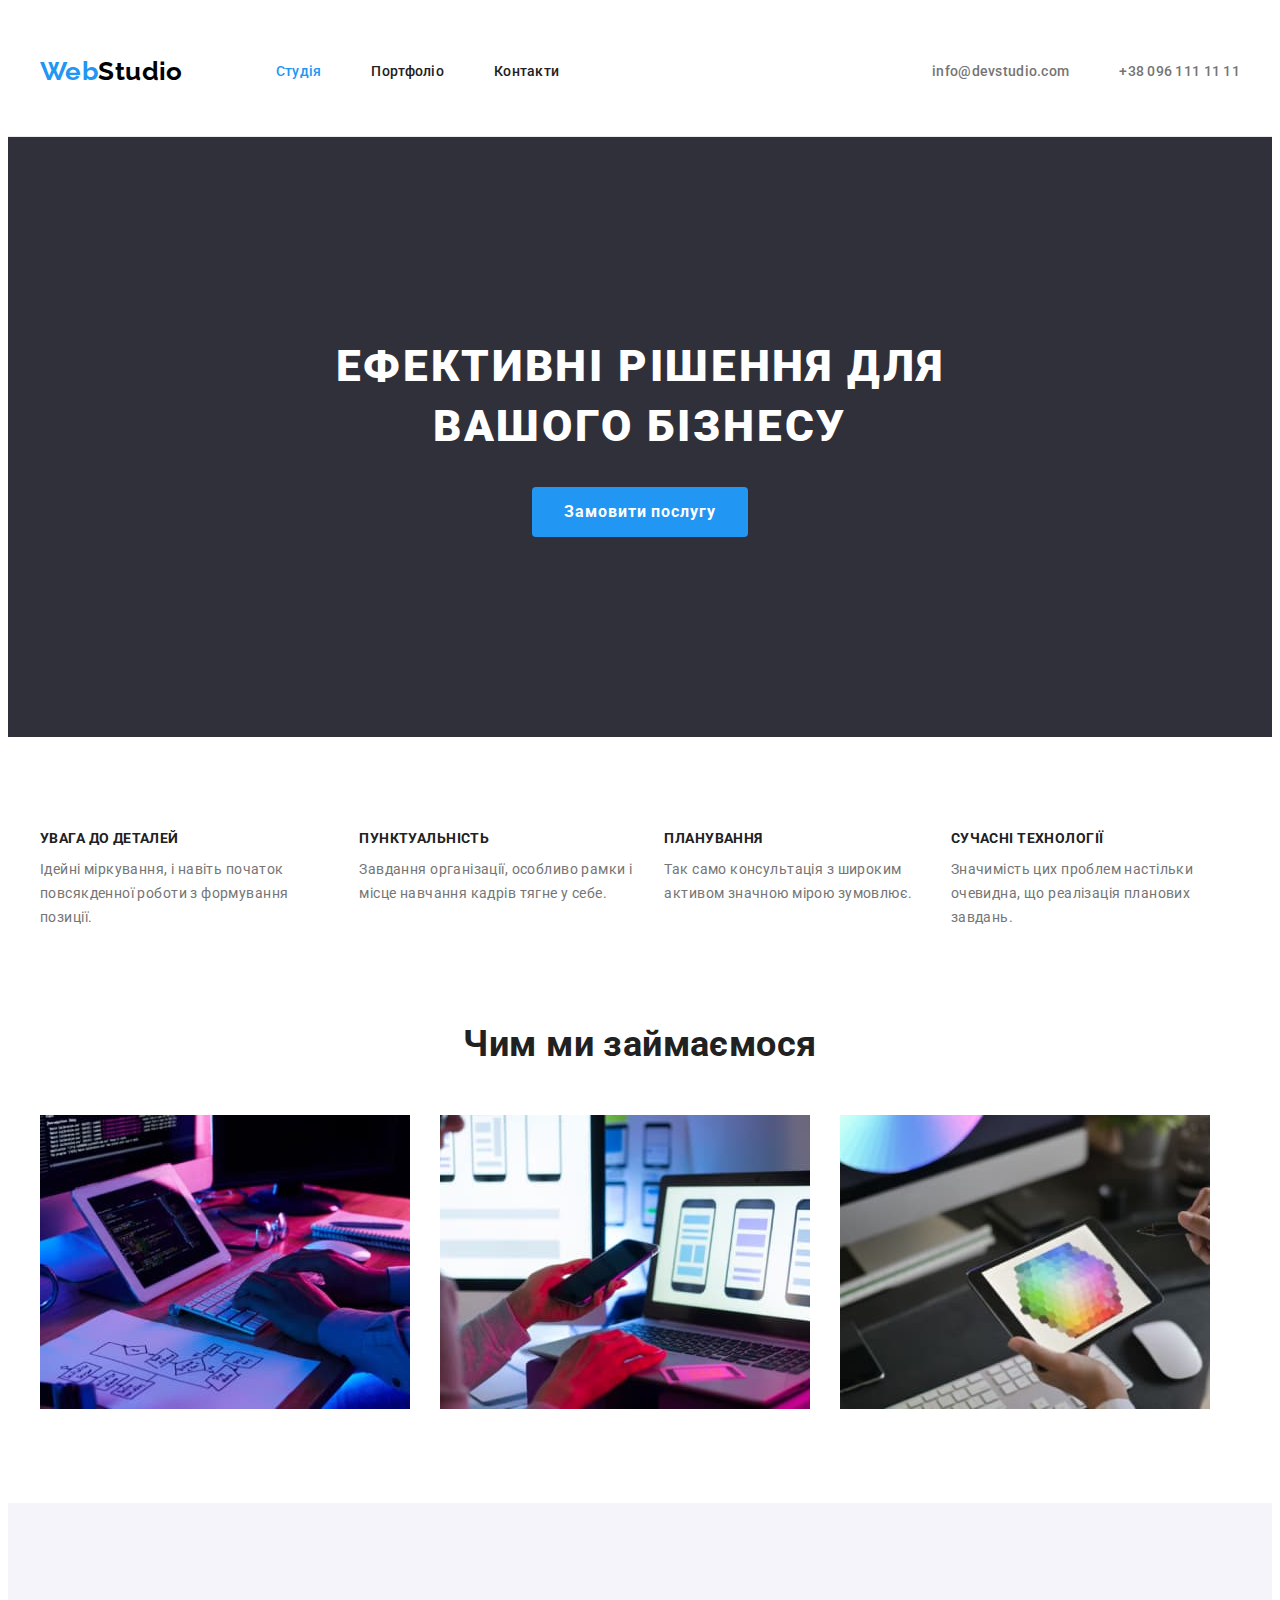
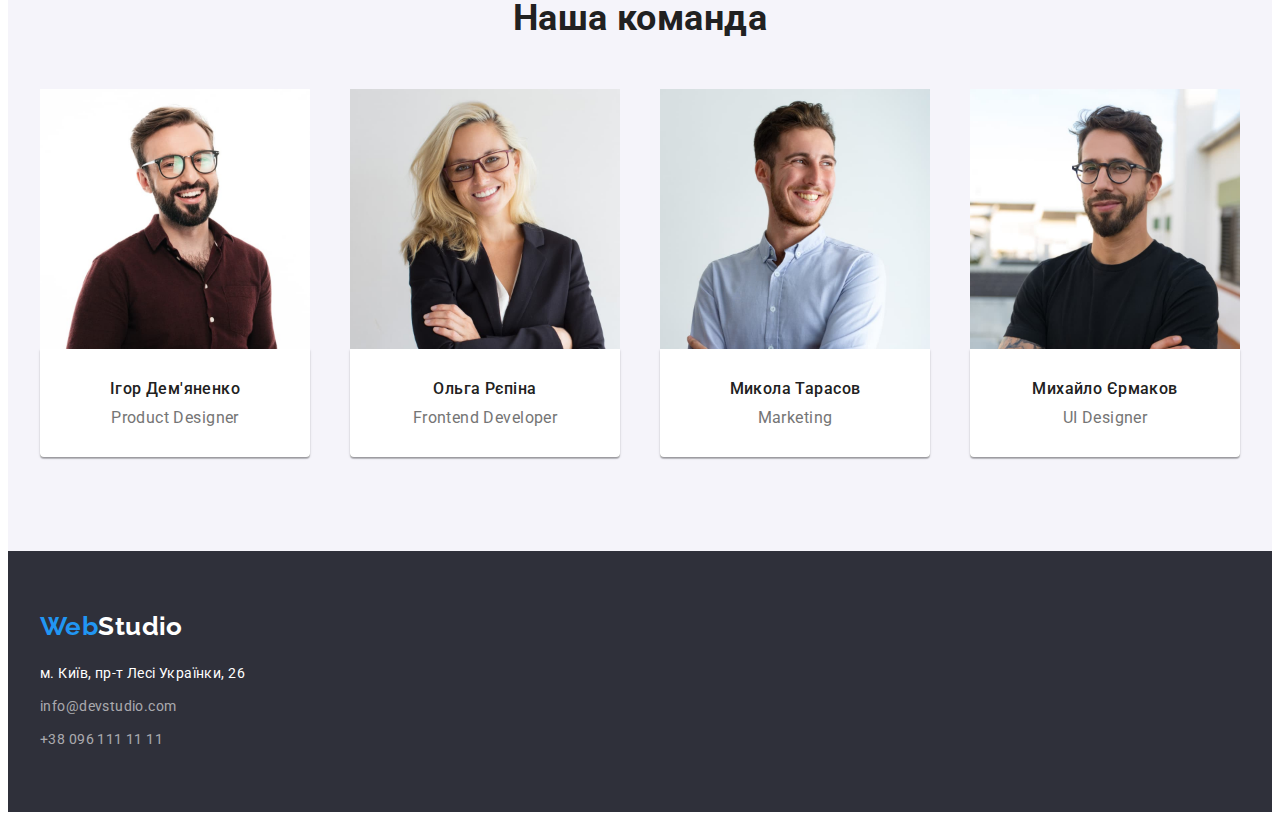
<file: index.html>
<!DOCTYPE html>
<html lang="uk">
	<head>
		<meta charset="UTF-8" />
		<meta http-equiv="X-UA-Compatible" content="IE=edge" />
		<meta name="viewport" content="width=device-width, initial-scale=1.0" />
		<title>Студія</title>
		<link rel="preconnect" href="https://fonts.googleapis.com" />
		<link rel="preconnect" href="https://fonts.gstatic.com" crossorigin />
		<link
			href="https://fonts.googleapis.com/css2?family=Raleway:wght@700&family=Roboto:wght@400;500;700;900&display=swap"
			rel="stylesheet"
		/>
		<link
			rel="stylesheet"
			href="https://cdnjs.cloudflare.com/ajax/libs/modern-normalize/1.1.0/modern-normalize.min.css"
			integrity="sha512-wpPYUAdjBVSE4KJnH1VR1HeZfpl1ub8YT/NKx4PuQ5NmX2tKuGu6U/JRp5y+Y8XG2tV+wKQpNHVUX03MfMFn9Q=="
			crossorigin="anonymous"
			referrerpolicy="no-referrer"
		/>
		<link rel="stylesheet" href="./css/styles.css" />
	</head>
	<body>
		<header class="header">
			<div class="container header-container">
				<nav class="nav-container">
					<a class="logo" href="./index.html">
						Web<span class="logo-span">Studio</span>
					</a>
					<ul class="site-nav">
						<li><a class="nav-link current" href="./index.html">Студія</a></li>
						<li><a class="nav-link" href="./portfolio.html">Портфоліо</a></li>
						<li><a class="nav-link" href="">Контакти</a></li>
					</ul>
				</nav>
				<ul class="contacts">
					<li>
						<a class="contacts-link" href="mailto:info@devstudio.com">
							info@devstudio.com
						</a>
					</li>
					<li>
						<a class="contacts-link" href="tel:+380961111111">
							+38 096 111 11 11
						</a>
					</li>
				</ul>
			</div>
		</header>

		<main>
			<section class="section hero">
				<div class="container">
					<h1 class="hero-title">Ефективні рішення для вашого бізнесу</h1>
					<button type="button" class="button hero-button">
						Замовити послугу
					</button>
				</div>
			</section>

			<section class="section work">
				<div class="container">
					<h2 class="visually-hidden">Переваги нашої студії</h2>
					<ul class="work-list">
						<li>
							<h3 class="preference-title">УВАГА ДО ДЕТАЛЕЙ</h3>
							<p class="preference-text">
								Ідейні міркування, і навіть початок повсякденної роботи з
								формування позиції.
							</p>
						</li>
						<li>
							<h3 class="preference-title">ПУНКТУАЛЬНІСТЬ</h3>
							<p class="preference-text">
								Завдання організації, особливо рамки і місце навчання кадрів
								тягне у себе.
							</p>
						</li>
						<li>
							<h3 class="preference-title">ПЛАНУВАННЯ</h3>
							<p class="preference-text">
								Так само консультація з широким активом значною мірою зумовлює.
							</p>
						</li>
						<li>
							<h3 class="preference-title">СУЧАСНІ ТЕХНОЛОГІЇ</h3>
							<p class="preference-text">
								Значимість цих проблем настільки очевидна, що реалізація
								планових завдань.
							</p>
						</li>
					</ul>
				</div>
			</section>

			<section class="section work-secondary">
				<div class="container">
					<h2 class="work-title">Чим ми займаємося</h2>
					<ul class="work-list">
						<li>
							<img
								src="./images/img-work-1.jpg"
								alt="Приклад роботи 1"
								width="370"
								height="294"
							/>
						</li>
						<li>
							<img
								src="./images/img-work-2.jpg"
								alt="Приклад роботи 2"
								width="370"
								height="294"
							/>
						</li>
						<li>
							<img
								src="./images/img-work-3.jpg"
								alt="Приклад роботи 3"
								width="370"
								height="294"
							/>
						</li>
					</ul>
				</div>
			</section>

			<section class="section team">
				<div class="container">
					<h2 class="team-title">Наша команда</h2>
					<ul class="team-list">
						<li class="team-color">
							<img
								src="./images/img-igor.jpg"
								alt="Ігор"
								width="270"
								height="260"
							/>
							<div class="team-item">
								<h3 class="team-personal">Ігор Дем'яненко</h3>
								<p class="team-text">Product Designer</p>
							</div>
						</li>
						<li class="team-color">
							<img
								src="./images/img-olga.jpg"
								alt="Ольга"
								width="270"
								height="260"
							/>
							<div class="team-item">
								<h3 class="team-personal">Ольга Рєпіна</h3>
								<p class="team-text">Frontend Developer</p>
							</div>
						</li>
						<li class="team-color">
							<img
								src="./images/img-mykola.jpg"
								alt="Микола"
								width="270"
								height="260"
							/>
							<div class="team-item">
								<h3 class="team-personal">Микола Тарасов</h3>
								<p class="team-text">Marketing</p>
							</div>
						</li>

						<li class="team-color">
							<img
								src="./images/img-mykhailo.jpg"
								alt="Михайло"
								width="270"
								height="260"
							/>
							<div class="team-item">
								<h3 class="team-personal">Михайло Єрмаков</h3>
								<p class="team-text">UI Designer</p>
							</div>
						</li>
					</ul>
				</div>
			</section>
		</main>

		<footer class="footer">
			<div class="container">
				<div class="footer-element">
					<a class="logo" href="./index.html">
						Web<span class="logo-footer">Studio</span>
					</a>
				</div>
				<address class="address">
					<p class="address-text">
						<a
							class="location"
							href="https://goo.gl/maps/4G5FCT8rvpWbzXyu6"
							target="_blank"
							rel="noopener noreferrer nofollow"
						>
							м. Київ, пр-т Лесі Українки, 26
						</a>
					</p>
					<ul>
						<li class="address-item">
							<a class="contacts-footer" href="mailto:info@devstudio.com">
								info@devstudio.com
							</a>
						</li>
						<li class="address-item">
							<a class="contacts-footer" href="tel:+380961111111">
								+38 096 111 11 11
							</a>
						</li>
					</ul>
				</address>
			</div>
		</footer>
	</body>
</html>
</file>
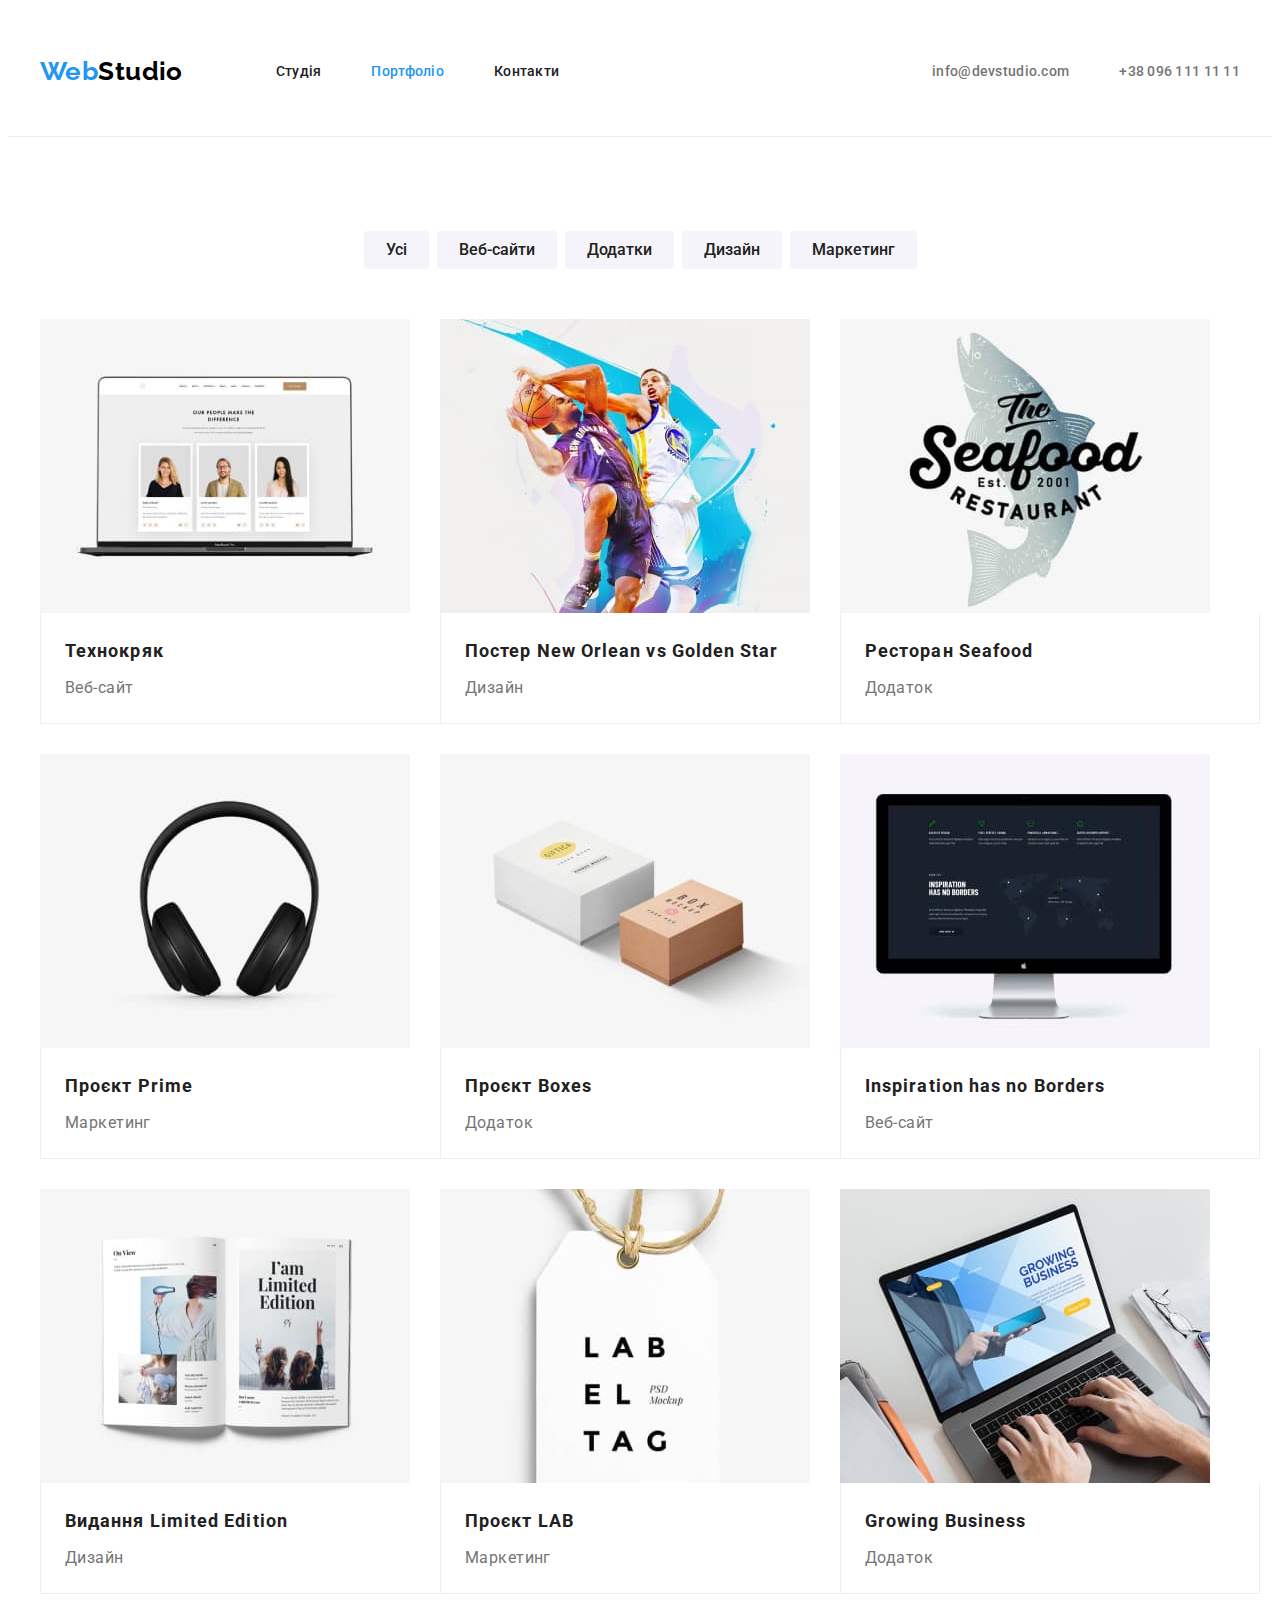
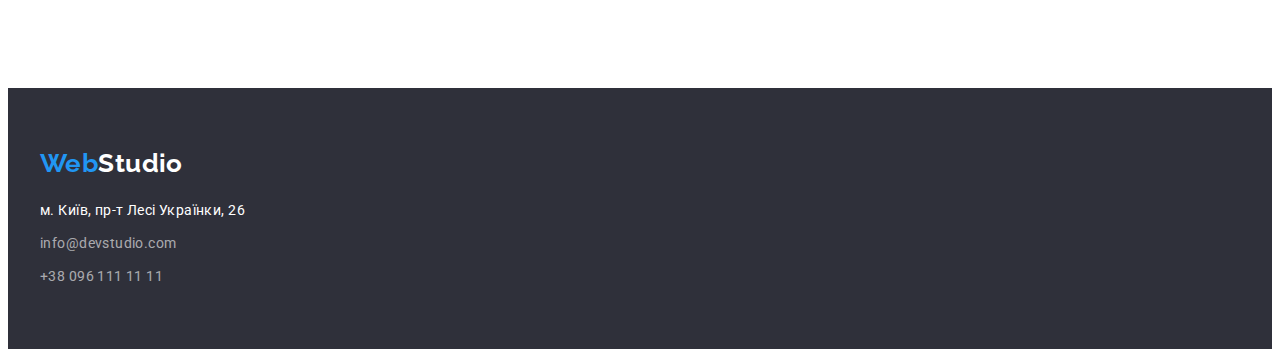
<file: portfolio.html>
<!DOCTYPE html>
<html lang="uk">
	<head>
		<meta charset="UTF-8" />
		<meta http-equiv="X-UA-Compatible" content="IE=edge" />
		<meta name="viewport" content="width=device-width, initial-scale=1.0" />
		<title>Portfolio</title>
		<link rel="preconnect" href="https://fonts.googleapis.com" />
		<link rel="preconnect" href="https://fonts.gstatic.com" crossorigin />
		<link
			href="https://fonts.googleapis.com/css2?family=Raleway:wght@700&family=Roboto:wght@400;500;700;900&display=swap"
			rel="stylesheet"
		/>
		<link
			rel="stylesheet"
			href="https://cdnjs.cloudflare.com/ajax/libs/modern-normalize/1.1.0/modern-normalize.min.css"
			integrity="sha512-wpPYUAdjBVSE4KJnH1VR1HeZfpl1ub8YT/NKx4PuQ5NmX2tKuGu6U/JRp5y+Y8XG2tV+wKQpNHVUX03MfMFn9Q=="
			crossorigin="anonymous"
			referrerpolicy="no-referrer"
		/>
		<link rel="stylesheet" href="./css/styles.css" />
	</head>
	<body>
		<header class="header">
			<div class="container header-container">
				<nav class="nav-container">
					<a class="logo" href="./index.html">
						Web<span class="logo-span">Studio</span>
					</a>
					<ul class="site-nav">
						<li><a class="nav-link" href="./index.html">Студія</a></li>
						<li><a class="nav-link current" href="./portfolio.html">Портфоліо</a></li>
						<li><a class="nav-link" href="">Контакти</a></li>
					</ul>
				</nav>
				<ul class="contacts">
					<li>
						<a class="contacts-link" href="mailto:info@devstudio.com">
							info@devstudio.com
						</a>
					</li>
					<li>
						<a class="contacts-link" href="tel:+380961111111">
							+38 096 111 11 11
						</a>
					</li>
				</ul>
			</div>
		</header>

		<main>
			<section class="section portfolio">
				<div class="container">
					<h1 class="visually-hidden">наші роботи</h1>
					<ul class="filter-list">
						<li>
							<button type="button" class="button portfolio-button">Усі</button>
						</li>
						<li>
							<button type="button" class="button portfolio-button">
								Веб-сайти
							</button>
						</li>
						<li>
							<button type="button" class="button portfolio-button">
								Додатки
							</button>
						</li>
						<li>
							<button type="button" class="button portfolio-button">
								Дизайн
							</button>
						</li>
						<li>
							<button type="button" class="button portfolio-button">
								Маркетинг
							</button>
						</li>
					</ul>
					<ul class="portfolio-list">
						<li class="portfolio-item">
							<a href="">
								<img
									src="./images/poster-1.jpg"
									alt="ноутбук"
									width="370"
									height="294"
								/>
								<div class="flex-element">
									<h2 class="portfolio-title">Технокряк</h2>
									<p class="portfolio-text">Веб-сайт</p>
								</div>
							</a>
						</li>
						<li class="portfolio-item">
							<a href="">
								<img
									src="./images/poster-2.jpg"
									alt="два баскетболіста"
									width="370"
									height="294"
								/>
								<div class="flex-element">
									<h2 class="portfolio-title">
										Постер New Orlean vs Golden Star
									</h2>
									<p class="portfolio-text">Дизайн</p>
								</div>
							</a>
						</li>
						<li class="portfolio-item">
							<a href="">
								<img
									src="./images/poster-3.jpg"
									alt="логотип ресторана"
									width="370"
									height="294"
								/>
								<div class="flex-element">
									<h2 class="portfolio-title">Ресторан Seafood</h2>
									<p class="portfolio-text">Додаток</p>
								</div>
							</a>
						</li>
						<li class="portfolio-item">
							<a href="">
								<img
									src="./images/poster-4.jpg"
									alt="наушники"
									width="370"
									height="294"
								/>
								<div class="flex-element">
									<h2 class="portfolio-title">Проєкт Prime</h2>
									<p class="portfolio-text">Маркетинг</p>
								</div>
							</a>
						</li>
						<li class="portfolio-item">
							<a href="">
								<img
									src="./images/poster-5.jpg"
									alt="дві коробки"
									width="370"
									height="294"
								/>
								<div class="flex-element">
									<h2 class="portfolio-title">Проєкт Boxes</h2>
									<p class="portfolio-text">Додаток</p>
								</div>
							</a>
						</li>
						<li class="portfolio-item">
							<a href="">
								<img
									src="./images/poster-6.jpg"
									alt="монітор"
									width="370"
									height="294"
								/>
								<div class="flex-element">
									<h2 class="portfolio-title">Inspiration has no Borders</h2>
									<p class="portfolio-text">Веб-сайт</p>
								</div>
							</a>
						</li>
						<li class="portfolio-item">
							<a href="">
								<img
									src="./images/poster-7.jpg"
									alt="книга"
									width="370"
									height="294"
								/>
								<div class="flex-element">
									<h2 class="portfolio-title">Видання Limited Edition</h2>
									<p class="portfolio-text">Дизайн</p>
								</div>
							</a>
						</li>
						<li class="portfolio-item">
							<a href="">
								<img
									src="./images/poster-8.jpg"
									alt="вивіска"
									width="370"
									height="294"
								/>
								<div class="flex-element">
									<h2 class="portfolio-title">Проєкт LAB</h2>
									<p class="portfolio-text">Маркетинг</p>
								</div>
							</a>
						</li>
						<li class="portfolio-item">
							<a href="">
								<img
									src="./images/poster-9.jpg"
									alt="відкритий ноутбук"
									width="370"
									height="294"
								/>
								<div class="flex-element">
									<h2 class="portfolio-title">Growing Business</h2>
									<p class="portfolio-text">Додаток</p>
								</div>
							</a>
						</li>
					</ul>
				</div>
			</section>
		</main>

		<footer class="footer">
			<div class="container">
				<div class="footer-element">
					<a class="logo" href="./index.html">
						Web<span class="logo-footer">Studio</span>
					</a>
				</div>
				<address class="address">
					<p class="address-text">
						<a
							class="location"
							href="https://goo.gl/maps/4G5FCT8rvpWbzXyu6"
							target="_blank"
							rel="noopener noreferrer nofollow"
						>
							м. Київ, пр-т Лесі Українки, 26
						</a>
					</p>
					<ul>
						<li class="address-item">
							<a class="contacts-footer" href="mailto:info@devstudio.com">
								info@devstudio.com
							</a>
						</li>
						<li class="address-item">
							<a class="contacts-footer" href="tel:+380961111111">
								+38 096 111 11 11
							</a>
						</li>
					</ul>
				</address>
			</div>
		</footer>
	</body>
</html>
</file>
<file: css/styles.css>
:root {
	--primery-text-color: #757575;
	--title-text-color: #212121;
	--hover-text-color: #2196f3;
	--hero-text-color: #ffffff;
	--address-text-color: rgba(255, 255, 255, 0.6);
	--primery-bleck-color: #2f303a;
	--main-background-color: #f5f5f5;
	--section-background-color: #f5f4fa;
	--borders-color: #eeeeee;
	--logo-bleck-color: #000000;
}

/* Base styles */
body {
	background-color: var(--hero-text-color);
	color: var(--primery-text-color);
	font-family: "Roboto", sans-serif;
	font-size: 14px;
	letter-spacing: 0.03em;
}

.section {
	padding-top: 94px;
	padding-bottom: 94px;
}

.container {
	width: 1200px;
	padding-right: 15px;
	padding-left: 15px;
	margin-left: auto;
	margin-right: auto;
	/* outline: 2px solid red;
  outline-offset: -2px; */
}

/* Reset */
h1,
h2,
h3,
h4,
h5,
h6,
p {
	margin: 0;
}
a {
	text-decoration: none;
	color: currentColor;
}
ul {
	list-style: none;
	margin: 0;
	padding: 0;
}
img {
	display: block;
	max-width: 100%;
	height: auto;
}

/* Button */
.button {
	cursor: pointer;
	border: none;
	font-family: inherit;
}

.button:hover,
.button:focus {
	color: var(--hero-text-color);
	background-color: var(--hover-text-color);
}

.hero-button {
	min-width: 216px;
	padding: 10px 32px;
	color: var(--hero-text-color);
	background-color: var(--hover-text-color);
	font-family: inherit;
	font-weight: 700;
	font-size: 16px;
	line-height: 1.88;
	align-items: center;
	text-align: center;
	letter-spacing: 0.06em;
	border-radius: 4px;
}

.hero-button:hover,
.hero-button:focus {
	background-color: aqua;
}

.portfolio-button {
	padding: 6px 22px;
	color: var(--title-text-color);
	background-color: var(--section-background-color);
	font-weight: 500;
	font-size: 16px;
	line-height: 1.62;
	text-align: center;
	border-radius: 4px;
}

/* Header */
.header {
	border-bottom: 1px solid #ececec;
}

.header-container {
	display: flex;
	align-items: center;
	height: 80px;
	padding-top: 24px;
	padding-bottom: 24px;
}

/* Logo */
.logo {
	margin-right: 93px;

	color: var(--hover-text-color);
	font-family: "Raleway", sans-serif;
	font-weight: 700;
	font-size: 26px;
	line-height: calc(31 / 26);
}

.logo-span {
	color: var(--logo-bleck-color);
}

.logo-footer {
	color: var(--hero-text-color);
}

/* Site nav */
.nav-container {
	display: flex;
	align-items: center;
}

.site-nav {
	display: flex;
	gap: 50px;
}

.site-nav a {
	color: var(--title-text-color);
	font-weight: 500;
	font-size: 14px;
	line-height: 1.14;
	letter-spacing: 0.02em;
}

.site-nav a:hover,
.site-nav a:focus {
	color: var(--hover-text-color);
}

.nav-link,
.contacts-link {
	display: block;
	padding-top: 32px;
	padding-bottom: 32px;
}

.site-nav .nav-link.current {
	color: var(--hover-text-color);
}

.contacts {
	display: flex;
	margin-left: auto;
	gap: 50px;
}

.contacts a {
	color: var(--primery-text-color);
	font-weight: 500;
	font-size: 14px;
	line-height: 1.14;
	letter-spacing: 0.02em;
}

.contacts a:hover,
.contacts a:focus {
	color: var(--hover-text-color);
}

/* Hero */
.hero {
	padding-top: 200px;
	padding-bottom: 200px;
	text-align: center;
	background: var(--primery-bleck-color);
}

.hero-title {
	margin-left: auto;
	margin-right: auto;
	margin-bottom: 30px;
	max-width: 696px;
	color: var(--hero-text-color);
	font-weight: 900;
	font-size: 44px;
	line-height: 1.36;
	text-align: center;
	letter-spacing: 0.06em;
	text-transform: uppercase;
}

/* Work */
.work {
	padding-bottom: 0;
	background-color: var(--hero-text-color);
}

.work-secondary {
	background-color: var(--hero-text-color);
}

.work-list {
	display: flex;
	gap: 30px;
}

.preference-title {
	margin-bottom: 10px;
	color: var(--title-text-color);
	font-weight: 700;
	font-size: 14px;
	line-height: 1.14;
	letter-spacing: 0.03em;
	text-transform: uppercase;
}

.preference-text {
	line-height: calc(24 / 14);
}

.work-title {
	margin-bottom: 50px;
	color: var(--title-text-color);
	font-weight: 700;
	font-size: 36px;
	line-height: 1.17;
	text-align: center;
}

/* Our team */
.team {
	background-color: var(--section-background-color);
}

.team-title {
	margin-bottom: 50px;
	color: var(--title-text-color);
	font-weight: 700;
	font-size: 36px;
	line-height: 1.17;
	text-align: center;
}

.team-list {
	display: flex;
	justify-content: space-between;
	flex-basis: calc((100% - 90px) / 4);
}

.team-color {
	background-color: var(--hero-text-color);
}

.team-item {
	padding-top: 30px;
	padding-bottom: 30px;
	box-shadow: 0px 1px 3px rgba(0, 0, 0, 0.12), 0px 1px 1px rgba(0, 0, 0, 0.14),
		0px 2px 1px rgba(0, 0, 0, 0.2);
	border-radius: 0px 0px 4px 4px;
}

.team-personal {
	margin-bottom: 10px;
	color: var(--title-text-color);
	font-weight: 500;
	font-size: 16px;
	line-height: 1.19;
	text-align: center;
}

.team-text {
	color: var(--primery-text-color);
	font-size: 16px;
	line-height: 1.19;
	text-align: center;
}

/* Footer */
.footer {
	padding-top: 60px;
	padding-bottom: 60px;
	background: var(--primery-bleck-color);
}

.footer-element {
	margin-bottom: 20px;
}

.address {
	font-style: normal;
	font-size: 14px;
	line-height: 1.71;
	letter-spacing: 0.03em;
}

.address-text {
	margin-bottom: 9px;
}

.location {
	color: var(--hero-text-color);
}

.address-item:not(:last-child) {
	margin-bottom: 9px;
}

.contacts-footer {
	color: var(--address-text-color);
}

.location:hover,
.location:focus {
	color: var(--hover-text-color);
}

.contacts-footer:hover,
.contacts-footer:focus {
	color: var(--hover-text-color);
}

/* Portfolio page */
.portfolio {
	background-color: var(--hero-text-color);
}

.visually-hidden {
	position: absolute;
	white-space: nowrap;
	width: 1px;
	height: 1px;
	overflow: hidden;
	border: 0;
	padding: 0;
	clip: rect(0 0 0 0);
	clip-path: inset(50%);
	margin: -1px;
}

.filter-list {
	display: flex;
	margin-bottom: 50px;
	justify-content: center;
	gap: 8px;
}

.portfolio-list {
	display: flex;
	flex-wrap: wrap;
}

.portfolio-item {
	width: 370px;
	margin-right: 30px;
	margin-bottom: 30px;
	background-color: var(--hero-text-color);
}

.portfolio-item:nth-child(3n) {
	margin-right: 0;
}

.portfolio-item:nth-last-child(-n + 3) {
	margin-bottom: 0;
}

.flex-element {
	width: 370px;
	padding: 20px 24px;
	border: 1px solid #eeeeee;
	border-top: none;
}

.portfolio-title {
	margin-bottom: 4px;
	color: var(--title-text-color);
	font-weight: 700;
	font-size: 18px;
	line-height: 2;
	letter-spacing: 0.06em;
}

.portfolio-text {
	color: var(--primery-text-color);
	font-size: 16px;
	line-height: 1.88;
}
</file>
